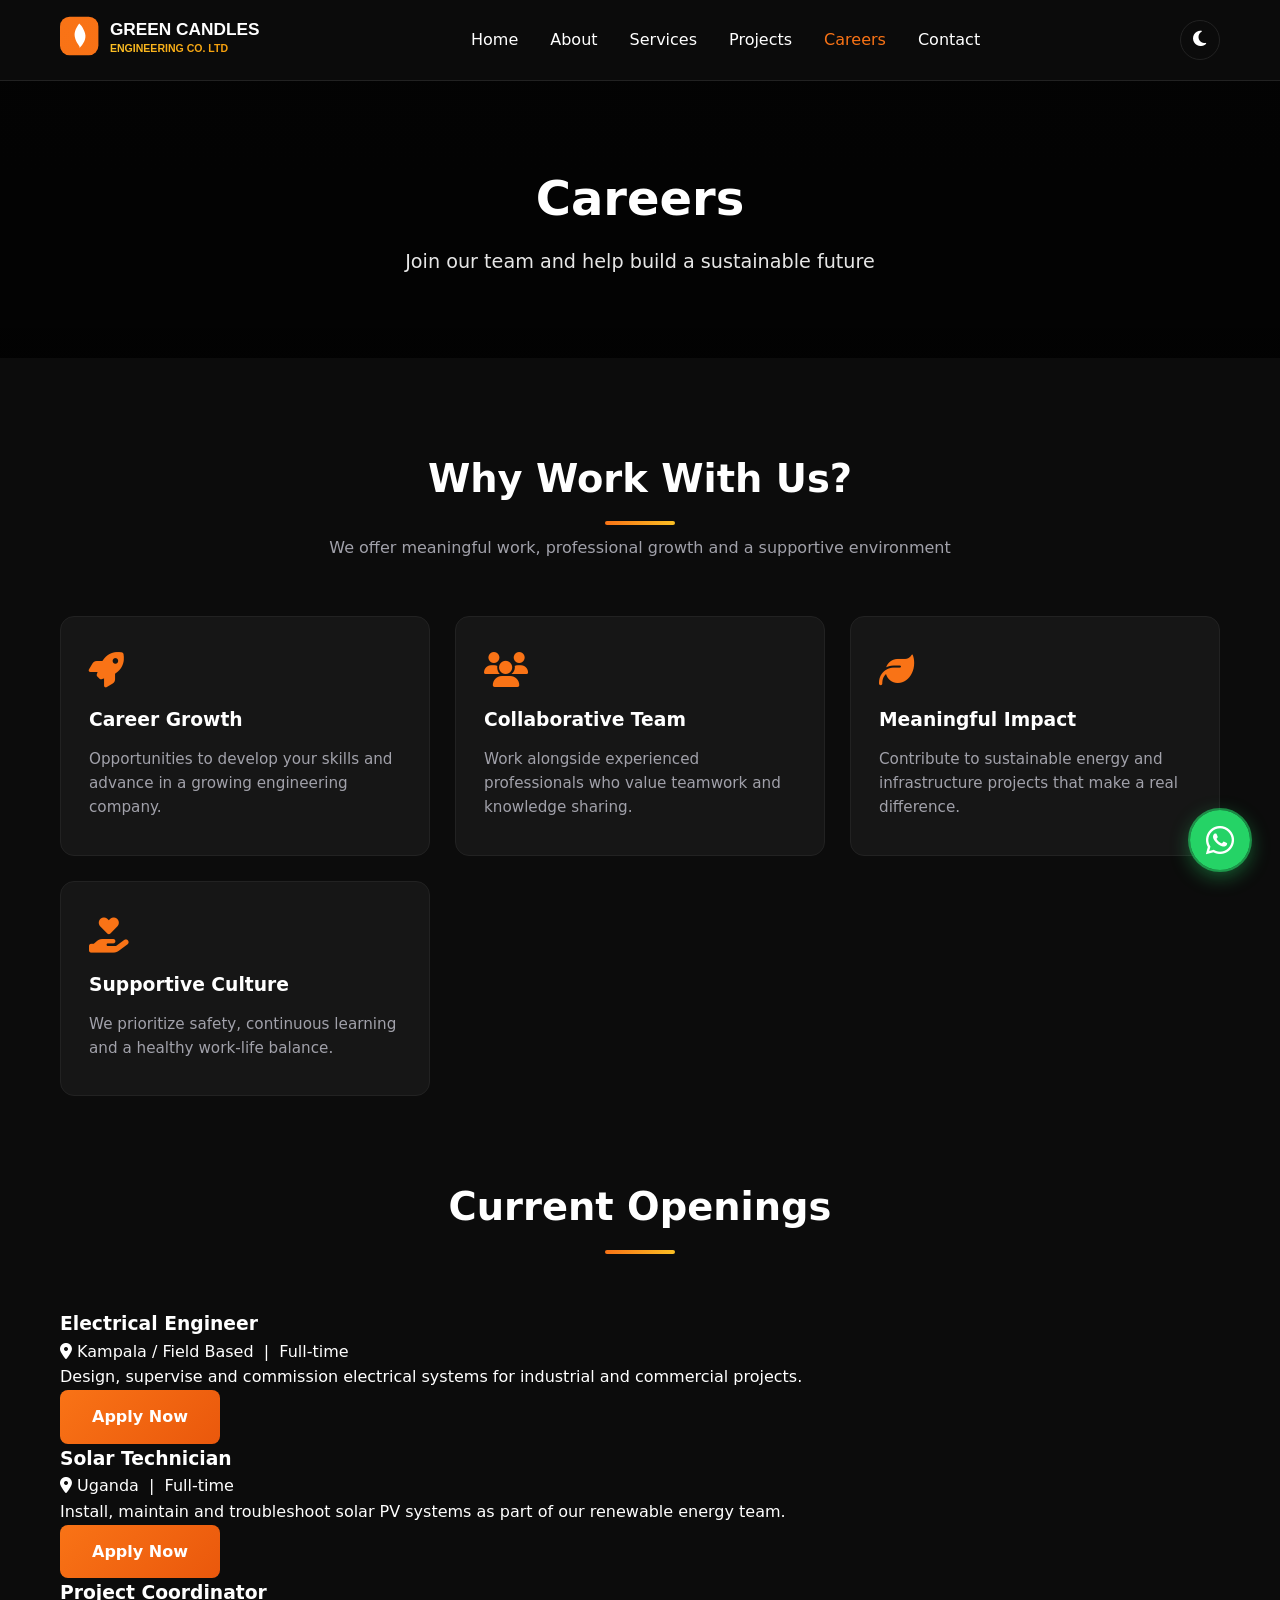
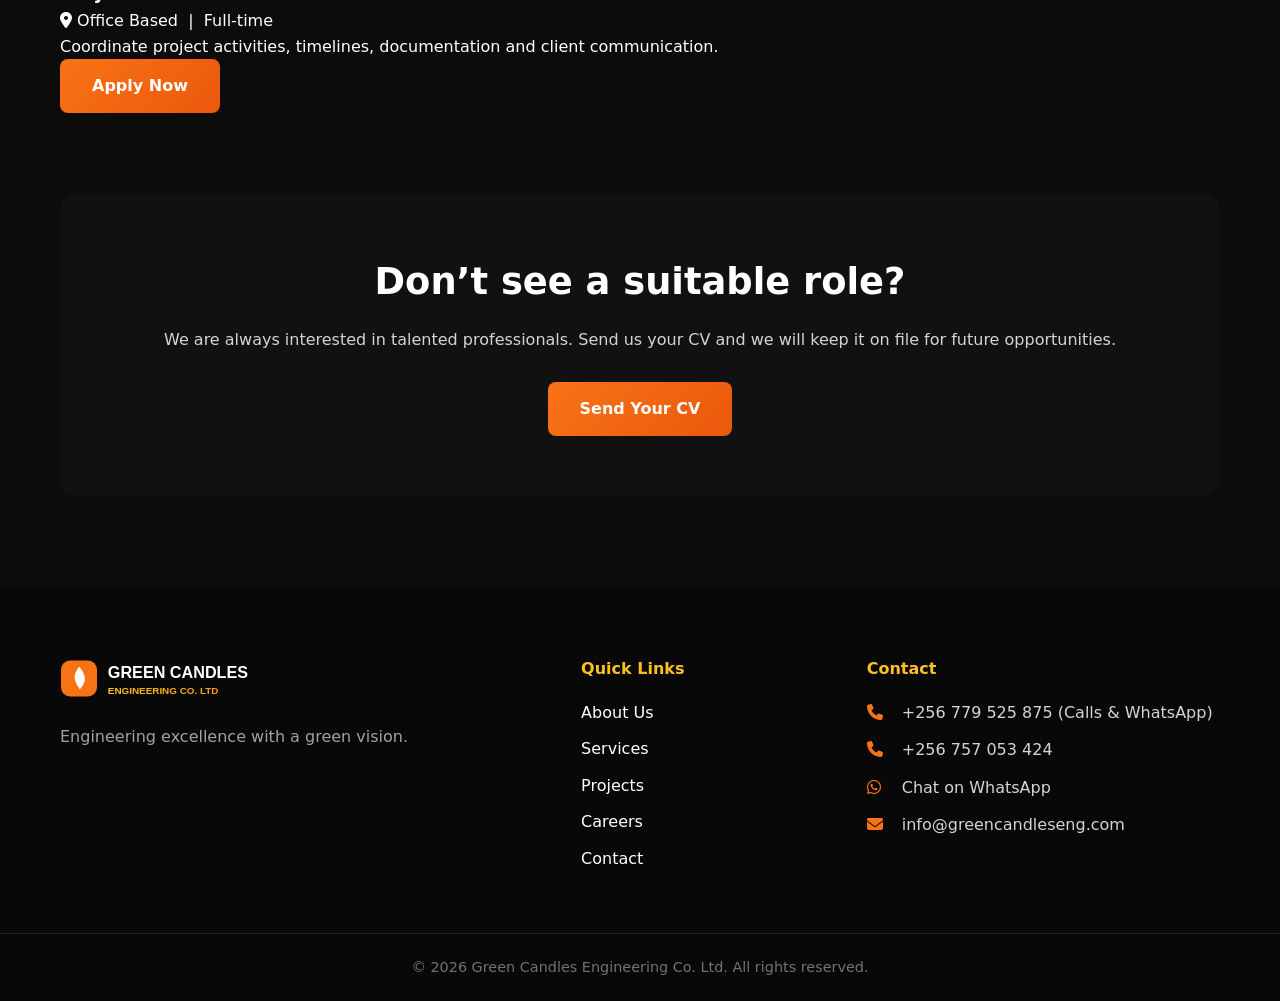
<file: careers.html>
<!DOCTYPE html>
<html lang="en">
<head>
  <meta charset="UTF-8">
  <meta name="viewport" content="width=device-width, initial-scale=1.0">
  <title>Careers - Green Candles Engineering</title>
  <link rel="stylesheet" href="styles.css">
  <link rel="stylesheet" href="https://cdnjs.cloudflare.com/ajax/libs/font-awesome/6.5.0/css/all.min.css">
</head>
<body>

  <!-- Navigation -->
  <header>
    <nav class="navbar">
      <a href="index.html" class="logo">
        <svg width="220" height="50" viewBox="0 0 220 50" fill="none" xmlns="http://www.w3.org/2000/svg">
          <rect x="0" y="5" width="40" height="40" rx="10" fill="url(#orangeGrad)"/>
          <path d="M20 12 C16 18 14 22 16 28 C18 34 22 36 20 38 C24 34 28 28 26 22 C24 16 22 14 20 12Z" fill="white"/>
          <text x="52" y="24" font-family="Arial, Helvetica, sans-serif" font-size="18" font-weight="700" fill="white">GREEN CANDLES</text>
          <text x="52" y="42" font-family="Arial, Helvetica, sans-serif" font-size="11" font-weight="600" fill="url(#goldGrad)">ENGINEERING CO. LTD</text>
          <defs>
            <linearGradient id="orangeGrad" x1="0" y1="0" x2="40" y2="40">
              <stop offset="0%" stop-color="#f97316"/>
              <stop offset="100%" stop-color="#ea580c"/>
            </linearGradient>
            <linearGradient id="goldGrad" x1="0" y1="0" x2="1" y2="0">
              <stop offset="0%" stop-color="#fbbf24"/>
              <stop offset="100%" stop-color="#f59e0b"/>
            </linearGradient>
          </defs>
        </svg>
      </a>

      <ul class="nav-links" id="navLinks">
        <li><a href="index.html">Home</a></li>
        <li><a href="about.html">About</a></li>
        <li><a href="services.html">Services</a></li>
        <li><a href="projects.html">Projects</a></li>
        <li><a href="careers.html" class="active">Careers</a></li>
        <li><a href="contact.html">Contact</a></li>
      </ul>

      <div class="nav-right">
        <button id="themeToggle" class="theme-btn">
          <i class="fas fa-moon"></i>
        </button>
        <div class="hamburger" id="hamburger">
          <span></span>
          <span></span>
          <span></span>
        </div>
      </div>
    </nav>
  </header>

  <!-- Page Header -->
  <section class="page-header">
    <div class="container">
      <h1>Careers</h1>
      <p>Join our team and help build a sustainable future</p>
    </div>
  </section>

  <!-- Careers Content -->
  <section class="careers-section">
    <div class="container">

      <!-- Why Work With Us -->
      <div class="section-header">
        <h2>Why Work With Us?</h2>
        <div class="underline"></div>
        <p>We offer meaningful work, professional growth and a supportive environment</p>
      </div>

      <div class="why-grid" style="margin-bottom: 80px;">
        <div class="why-card">
          <i class="fas fa-rocket"></i>
          <h3>Career Growth</h3>
          <p>Opportunities to develop your skills and advance in a growing engineering company.</p>
        </div>
        <div class="why-card">
          <i class="fas fa-users"></i>
          <h3>Collaborative Team</h3>
          <p>Work alongside experienced professionals who value teamwork and knowledge sharing.</p>
        </div>
        <div class="why-card">
          <i class="fas fa-leaf"></i>
          <h3>Meaningful Impact</h3>
          <p>Contribute to sustainable energy and infrastructure projects that make a real difference.</p>
        </div>
        <div class="why-card">
          <i class="fas fa-hand-holding-heart"></i>
          <h3>Supportive Culture</h3>
          <p>We prioritize safety, continuous learning and a healthy work-life balance.</p>
        </div>
      </div>

      <!-- Current Openings -->
      <div class="section-header">
        <h2>Current Openings</h2>
        <div class="underline"></div>
      </div>

      <div class="job-list">

        <!-- Job 1 -->
        <div class="job-card">
          <div class="job-info">
            <h3>Electrical Engineer</h3>
            <p><i class="fas fa-map-marker-alt"></i> Kampala / Field Based &nbsp;|&nbsp; Full-time</p>
            <p>Design, supervise and commission electrical systems for industrial and commercial projects.</p>
          </div>
          <a href="mailto:info@greencandleseng.com?subject=Application - Electrical Engineer" class="btn btn-primary">Apply Now</a>
        </div>

        <!-- Job 2 -->
        <div class="job-card">
          <div class="job-info">
            <h3>Solar Technician</h3>
            <p><i class="fas fa-map-marker-alt"></i> Uganda &nbsp;|&nbsp; Full-time</p>
            <p>Install, maintain and troubleshoot solar PV systems as part of our renewable energy team.</p>
          </div>
          <a href="mailto:info@greencandleseng.com?subject=Application - Solar Technician" class="btn btn-primary">Apply Now</a>
        </div>

        <!-- Job 3 -->
        <div class="job-card">
          <div class="job-info">
            <h3>Project Coordinator</h3>
            <p><i class="fas fa-map-marker-alt"></i> Office Based &nbsp;|&nbsp; Full-time</p>
            <p>Coordinate project activities, timelines, documentation and client communication.</p>
          </div>
          <a href="mailto:info@greencandleseng.com?subject=Application - Project Coordinator" class="btn btn-primary">Apply Now</a>
        </div>

      </div>

      <!-- Open Application -->
      <div class="cta" style="margin-top: 80px; background: var(--bg-secondary); padding: 60px 20px; border-radius: 16px;">
        <h2>Don’t see a suitable role?</h2>
        <p>We are always interested in talented professionals. Send us your CV and we will keep it on file for future opportunities.</p>
        <a href="mailto:info@greencandleseng.com?subject=General Application - Careers" class="btn btn-primary">Send Your CV</a>
      </div>

    </div>
  </section>

  <!-- Footer -->
  <footer>
    <div class="container footer-content">
      <div class="footer-brand">
        <svg width="200" height="45" viewBox="0 0 220 50" fill="none" xmlns="http://www.w3.org/2000/svg" class="footer-logo">
          <rect x="0" y="5" width="40" height="40" rx="10" fill="url(#orangeGrad2)"/>
          <path d="M20 12 C16 18 14 22 16 28 C18 34 22 36 20 38 C24 34 28 28 26 22 C24 16 22 14 20 12Z" fill="white"/>
          <text x="52" y="24" font-family="Arial, Helvetica, sans-serif" font-size="18" font-weight="700" fill="white">GREEN CANDLES</text>
          <text x="52" y="42" font-family="Arial, Helvetica, sans-serif" font-size="11" font-weight="600" fill="url(#goldGrad2)">ENGINEERING CO. LTD</text>
          <defs>
            <linearGradient id="orangeGrad2" x1="0" y1="0" x2="40" y2="40">
              <stop offset="0%" stop-color="#f97316"/>
              <stop offset="100%" stop-color="#ea580c"/>
            </linearGradient>
            <linearGradient id="goldGrad2" x1="0" y1="0" x2="1" y2="0">
              <stop offset="0%" stop-color="#fbbf24"/>
              <stop offset="100%" stop-color="#f59e0b"/>
            </linearGradient>
          </defs>
        </svg>
        <p>Engineering excellence with a green vision.</p>
      </div>

      <div class="footer-links">
        <h4>Quick Links</h4>
        <ul>
          <li><a href="about.html">About Us</a></li>
          <li><a href="services.html">Services</a></li>
          <li><a href="projects.html">Projects</a></li>
          <li><a href="careers.html">Careers</a></li>
          <li><a href="contact.html">Contact</a></li>
        </ul>
      </div>

      <div class="footer-contact">
        <h4>Contact</h4>
        <p><i class="fas fa-phone"></i> <a href="tel:+256779525875">+256 779 525 875</a> (Calls & WhatsApp)</p>
        <p><i class="fas fa-phone"></i> <a href="tel:+256757053424">+256 757 053 424</a></p>
        <p><i class="fab fa-whatsapp"></i> <a href="https://wa.me/256779525875" target="_blank">Chat on WhatsApp</a></p>
        <p><i class="fas fa-envelope"></i> info@greencandleseng.com</p>
      </div>
    </div>

    <div class="footer-bottom">
      <p>&copy; 2026 Green Candles Engineering Co. Ltd. All rights reserved.</p>
    </div>
  </footer>

  <!-- WhatsApp Float -->
  <a href="https://wa.me/256779525875" class="whatsapp-float" target="_blank" rel="noopener noreferrer">
    <i class="fab fa-whatsapp"></i>
  </a>

  <script src="script.js"></script>
</body>
</html>
</file>
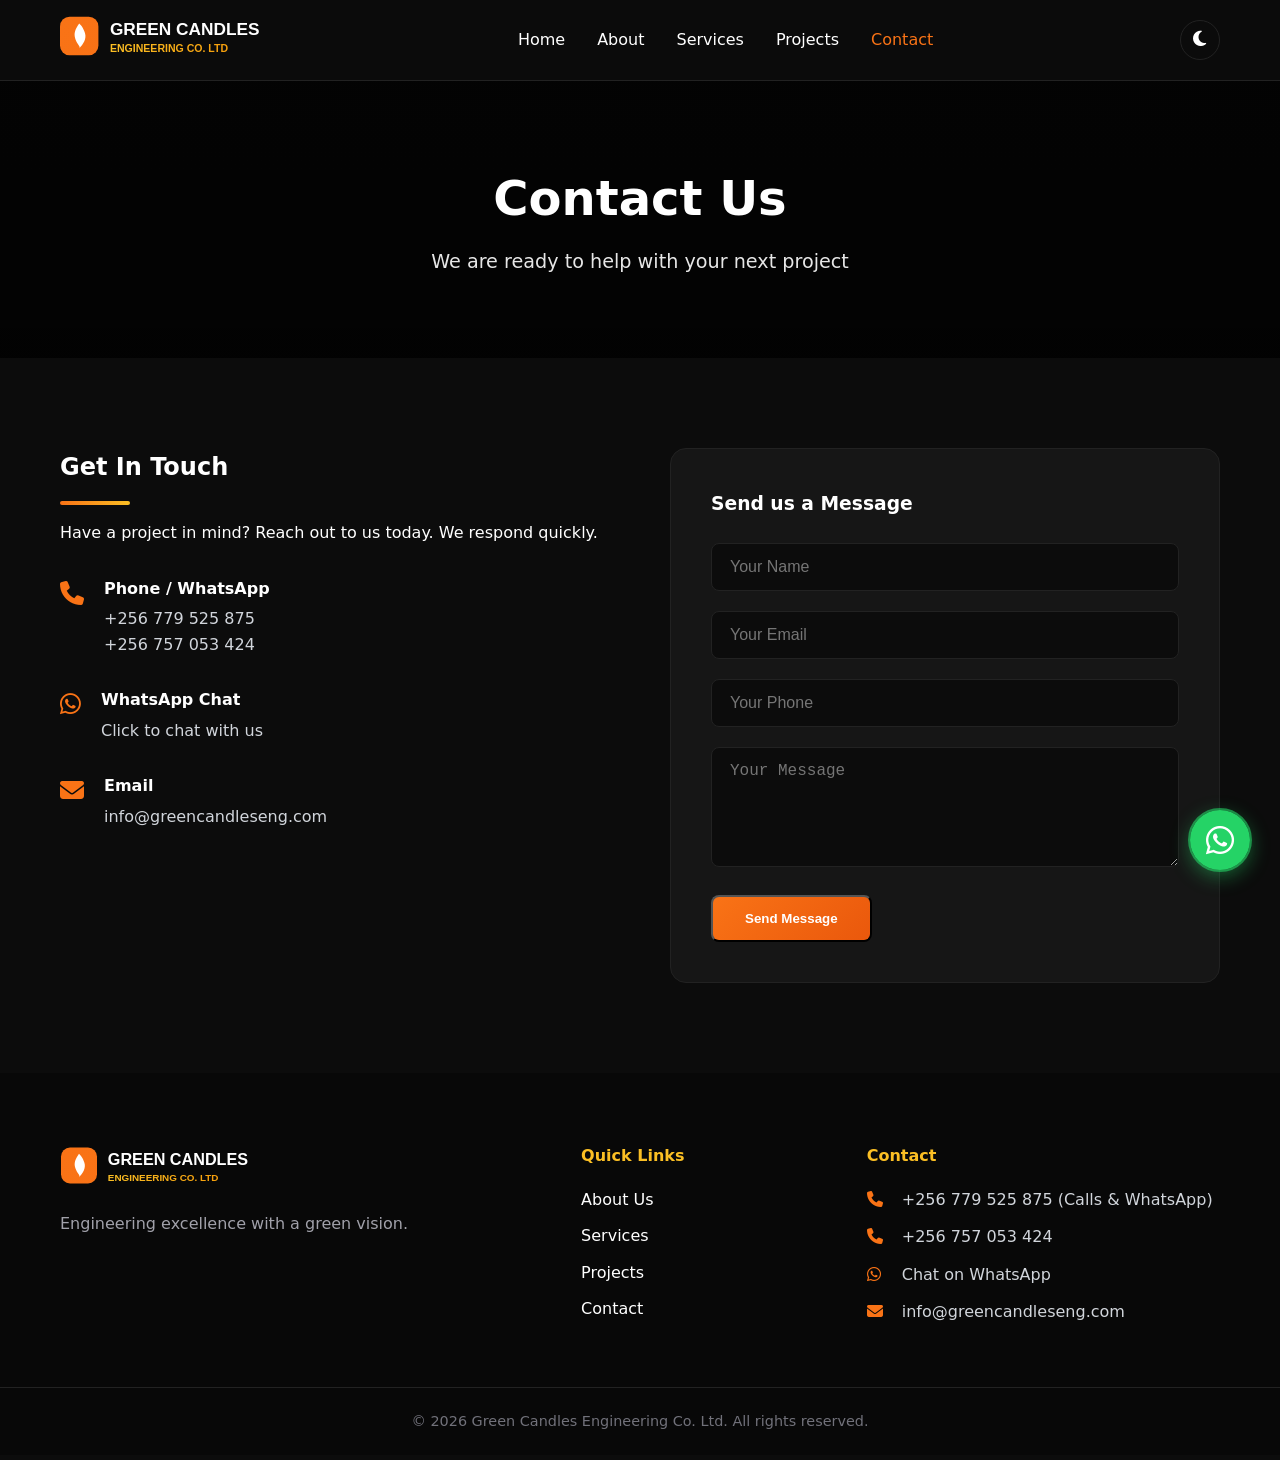
<file: contact.html>
<!DOCTYPE html>
<html lang="en">
<head>
  <meta charset="UTF-8">
  <meta name="viewport" content="width=device-width, initial-scale=1.0">
  <title>Contact Us - Green Candles Engineering</title>
  <link rel="stylesheet" href="styles.css">
  <link rel="stylesheet" href="https://cdnjs.cloudflare.com/ajax/libs/font-awesome/6.5.0/css/all.min.css">
</head>
<body>
  <header>
    <nav class="navbar">
      <a href="index.html" class="logo">
        <svg width="220" height="50" viewBox="0 0 220 50" fill="none" xmlns="http://www.w3.org/2000/svg">
          <rect x="0" y="5" width="40" height="40" rx="10" fill="url(#orangeGrad)"/><path d="M20 12 C16 18 14 22 16 28 C18 34 22 36 20 38 C24 34 28 28 26 22 C24 16 22 14 20 12Z" fill="white"/>
          <text x="52" y="24" font-family="Arial, Helvetica, sans-serif" font-size="18" font-weight="700" fill="white">GREEN CANDLES</text>
          <text x="52" y="42" font-family="Arial, Helvetica, sans-serif" font-size="11" font-weight="600" fill="url(#goldGrad)">ENGINEERING CO. LTD</text>
          <defs><linearGradient id="orangeGrad" x1="0" y1="0" x2="40" y2="40"><stop offset="0%" stop-color="#f97316"/><stop offset="100%" stop-color="#ea580c"/></linearGradient>
          <linearGradient id="goldGrad" x1="0" y1="0" x2="1" y2="0"><stop offset="0%" stop-color="#fbbf24"/><stop offset="100%" stop-color="#f59e0b"/></linearGradient></defs>
        </svg>
      </a>
      <ul class="nav-links" id="navLinks">
        <li><a href="index.html">Home</a></li>
        <li><a href="about.html">About</a></li>
        <li><a href="services.html">Services</a></li>
        <li><a href="projects.html">Projects</a></li>
        <li><a href="contact.html" class="active">Contact</a></li>
      </ul>
      <div class="nav-right">
        <button id="themeToggle" class="theme-btn"><i class="fas fa-moon"></i></button>
        <div class="hamburger" id="hamburger"><span></span><span></span><span></span></div>
      </div>
    </nav>
  </header>

  <section class="page-header">
    <div class="container"><h1>Contact Us</h1><p>We are ready to help with your next project</p></div>
  </section>

  <section class="contact-section">
    <div class="container">
      <div class="contact-grid">
        <div class="contact-info">
          <h2>Get In Touch</h2>
          <div class="underline left"></div>
          <p>Have a project in mind? Reach out to us today. We respond quickly.</p>
          <div class="contact-item"><i class="fas fa-phone"></i><div><h4>Phone / WhatsApp</h4><p><a href="tel:+256779525875">+256 779 525 875</a></p><p><a href="tel:+256757053424">+256 757 053 424</a></p></div></div>
          <div class="contact-item"><i class="fab fa-whatsapp"></i><div><h4>WhatsApp Chat</h4><p><a href="https://wa.me/256779525875" target="_blank">Click to chat with us</a></p></div></div>
          <div class="contact-item"><i class="fas fa-envelope"></i><div><h4>Email</h4><p>info@greencandleseng.com</p></div></div>
        </div>
        <div class="contact-form">
          <h3>Send us a Message</h3>
          <form>
            <div class="form-group"><input type="text" placeholder="Your Name" required></div>
            <div class="form-group"><input type="email" placeholder="Your Email" required></div>
            <div class="form-group"><input type="tel" placeholder="Your Phone"></div>
            <div class="form-group"><textarea rows="5" placeholder="Your Message" required></textarea></div>
            <button type="submit" class="btn btn-primary">Send Message</button>
          </form>
        </div>
      </div>
    </div>
  </section>

  <footer>
    <div class="container footer-content">
      <div class="footer-brand">
        <svg width="200" height="45" viewBox="0 0 220 50" fill="none" xmlns="http://www.w3.org/2000/svg" class="footer-logo">
          <rect x="0" y="5" width="40" height="40" rx="10" fill="url(#orangeGrad2)"/><path d="M20 12 C16 18 14 22 16 28 C18 34 22 36 20 38 C24 34 28 28 26 22 C24 16 22 14 20 12Z" fill="white"/>
          <text x="52" y="24" font-family="Arial, Helvetica, sans-serif" font-size="18" font-weight="700" fill="white">GREEN CANDLES</text>
          <text x="52" y="42" font-family="Arial, Helvetica, sans-serif" font-size="11" font-weight="600" fill="url(#goldGrad2)">ENGINEERING CO. LTD</text>
          <defs><linearGradient id="orangeGrad2" x1="0" y1="0" x2="40" y2="40"><stop offset="0%" stop-color="#f97316"/><stop offset="100%" stop-color="#ea580c"/></linearGradient>
          <linearGradient id="goldGrad2" x1="0" y1="0" x2="1" y2="0"><stop offset="0%" stop-color="#fbbf24"/><stop offset="100%" stop-color="#f59e0b"/></linearGradient></defs>
        </svg>
        <p>Engineering excellence with a green vision.</p>
      </div>
      <div class="footer-links"><h4>Quick Links</h4><ul><li><a href="about.html">About Us</a></li><li><a href="services.html">Services</a></li><li><a href="projects.html">Projects</a></li><li><a href="contact.html">Contact</a></li></ul></div>
      <div class="footer-contact">
        <h4>Contact</h4>
        <p><i class="fas fa-phone"></i> <a href="tel:+256779525875">+256 779 525 875</a> (Calls & WhatsApp)</p>
        <p><i class="fas fa-phone"></i> <a href="tel:+256757053424">+256 757 053 424</a></p>
        <p><i class="fab fa-whatsapp"></i> <a href="https://wa.me/256779525875" target="_blank">Chat on WhatsApp</a></p>
        <p><i class="fas fa-envelope"></i> info@greencandleseng.com</p>
      </div>
    </div>
    <div class="footer-bottom"><p>&copy; 2026 Green Candles Engineering Co. Ltd. All rights reserved.</p></div>
  </footer>

  <a href="https://wa.me/256779525875" class="whatsapp-float" target="_blank" rel="noopener noreferrer"><i class="fab fa-whatsapp"></i></a>
  <script src="script.js"></script>
</body>
</html>
</file>
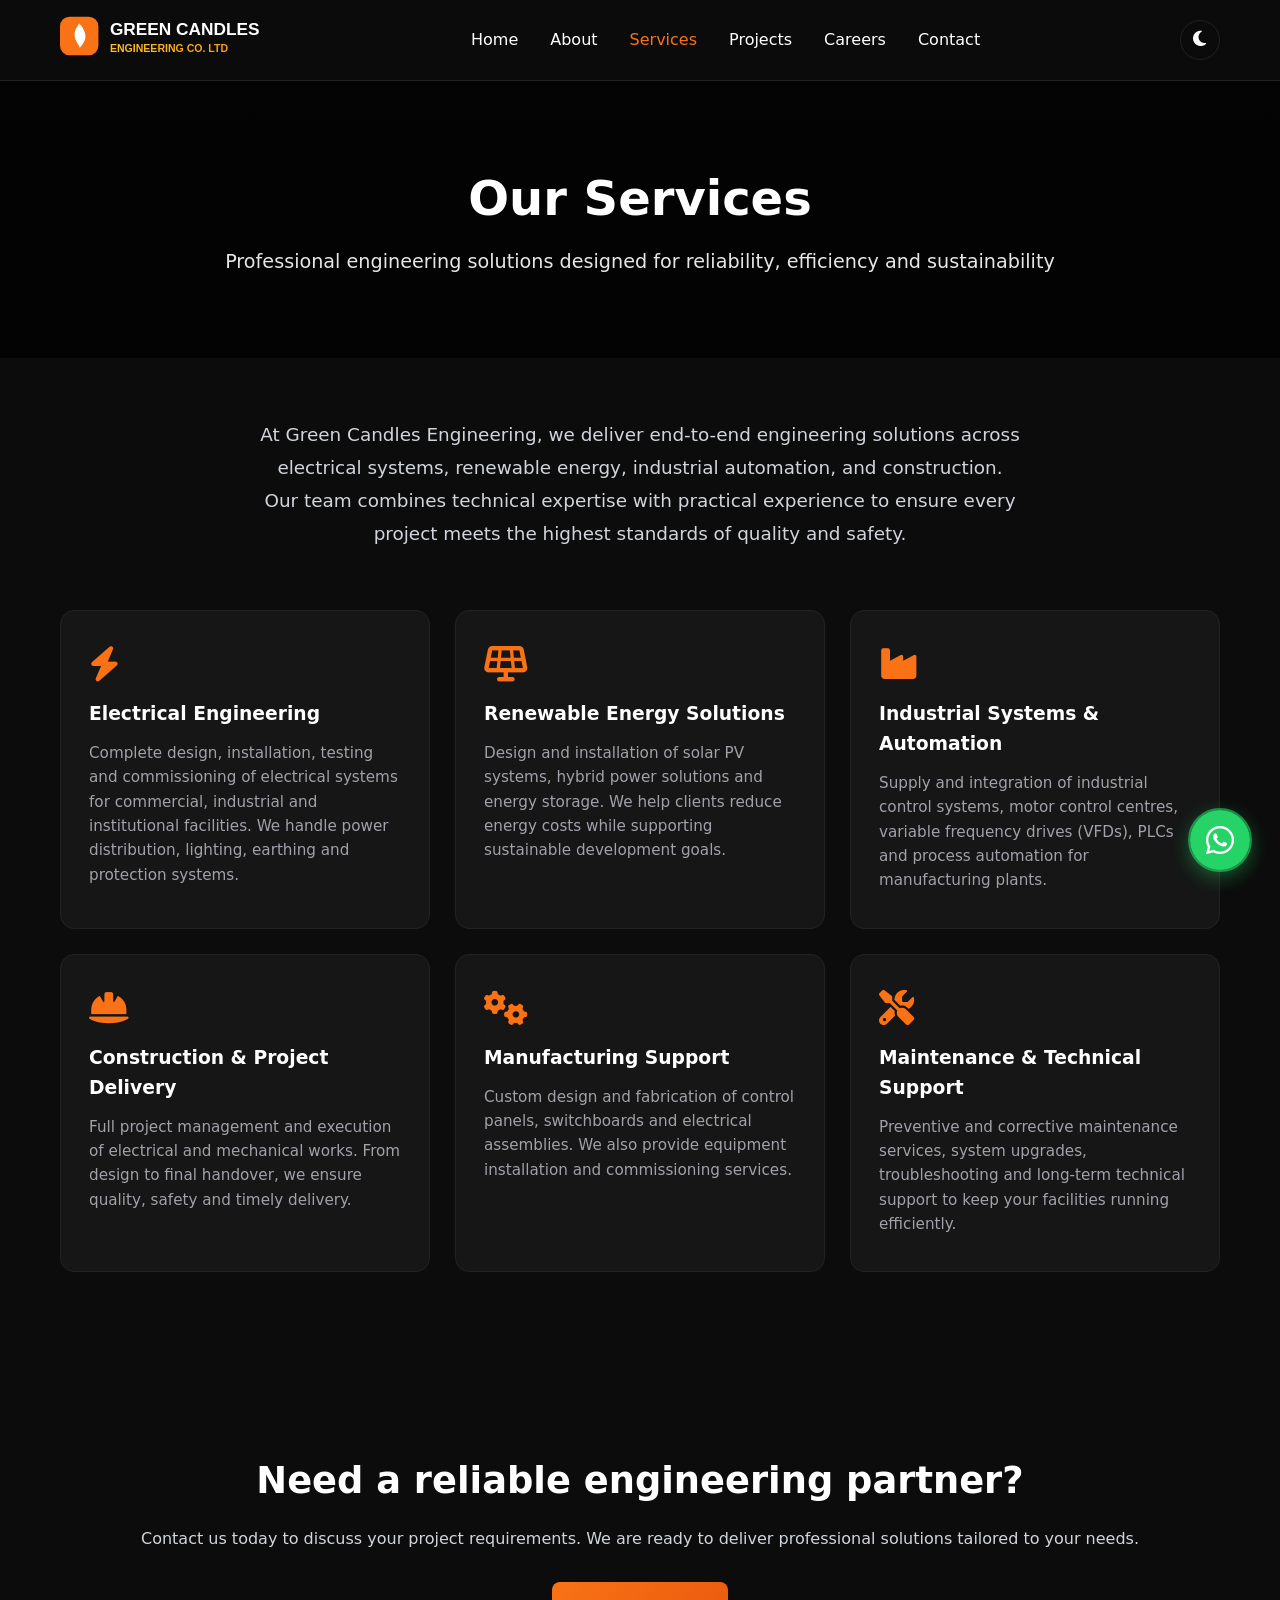
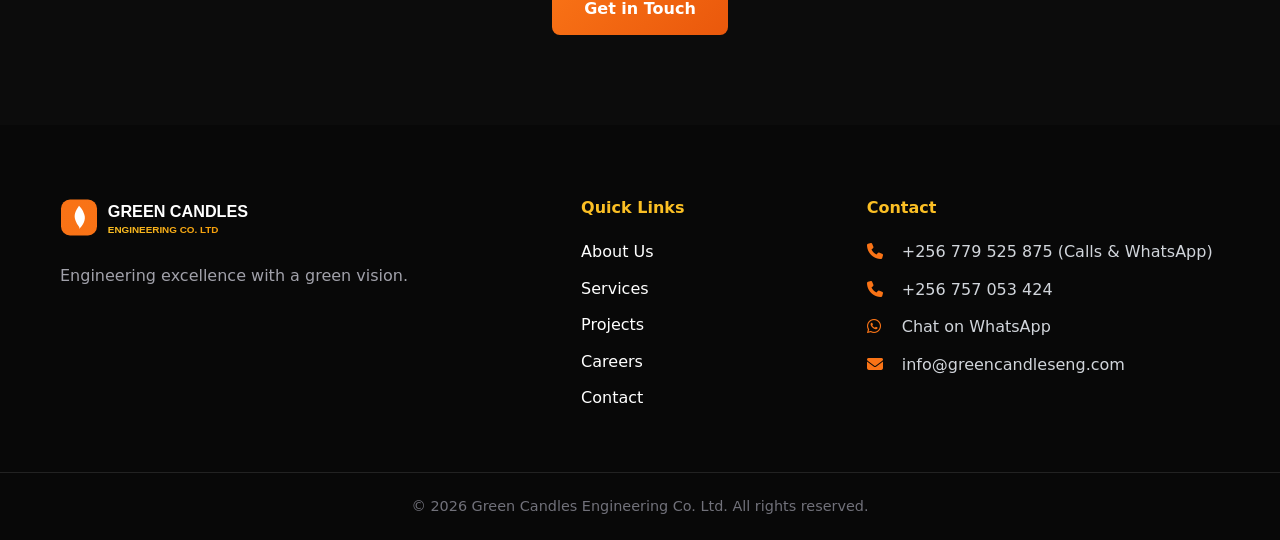
<file: services.html>
<!DOCTYPE html>
<html lang="en">
<head>
  <meta charset="UTF-8">
  <meta name="viewport" content="width=device-width, initial-scale=1.0">
  <title>Services - Green Candles Engineering</title>
  <link rel="stylesheet" href="styles.css">
  <link rel="stylesheet" href="https://cdnjs.cloudflare.com/ajax/libs/font-awesome/6.5.0/css/all.min.css">
</head>
<body>

  <!-- Navigation -->
  <header>
    <nav class="navbar">
      <a href="index.html" class="logo">
        <svg width="220" height="50" viewBox="0 0 220 50" fill="none" xmlns="http://www.w3.org/2000/svg">
          <rect x="0" y="5" width="40" height="40" rx="10" fill="url(#orangeGrad)"/>
          <path d="M20 12 C16 18 14 22 16 28 C18 34 22 36 20 38 C24 34 28 28 26 22 C24 16 22 14 20 12Z" fill="white"/>
          <text x="52" y="24" font-family="Arial, Helvetica, sans-serif" font-size="18" font-weight="700" fill="white">GREEN CANDLES</text>
          <text x="52" y="42" font-family="Arial, Helvetica, sans-serif" font-size="11" font-weight="600" fill="url(#goldGrad)">ENGINEERING CO. LTD</text>
          <defs>
            <linearGradient id="orangeGrad" x1="0" y1="0" x2="40" y2="40">
              <stop offset="0%" stop-color="#f97316"/>
              <stop offset="100%" stop-color="#ea580c"/>
            </linearGradient>
            <linearGradient id="goldGrad" x1="0" y1="0" x2="1" y2="0">
              <stop offset="0%" stop-color="#fbbf24"/>
              <stop offset="100%" stop-color="#f59e0b"/>
            </linearGradient>
          </defs>
        </svg>
      </a>

      <ul class="nav-links" id="navLinks">
        <li><a href="index.html">Home</a></li>
        <li><a href="about.html">About</a></li>
        <li><a href="services.html" class="active">Services</a></li>
        <li><a href="projects.html">Projects</a></li>
        <li><a href="careers.html">Careers</a></li>
        <li><a href="contact.html">Contact</a></li>
      </ul>

      <div class="nav-right">
        <button id="themeToggle" class="theme-btn">
          <i class="fas fa-moon"></i>
        </button>
        <div class="hamburger" id="hamburger">
          <span></span>
          <span></span>
          <span></span>
        </div>
      </div>
    </nav>
  </header>

  <!-- Page Header -->
  <section class="page-header">
    <div class="container">
      <h1>Our Services</h1>
      <p>Professional engineering solutions designed for reliability, efficiency and sustainability</p>
    </div>
  </section>

  <!-- Intro Text -->
  <section style="padding: 60px 0 20px;">
    <div class="container" style="text-align: center; max-width: 800px;">
      <p style="font-size: 1.15rem; color: var(--text-muted); line-height: 1.8;">
        At Green Candles Engineering, we deliver end-to-end engineering solutions across electrical systems, renewable energy, industrial automation, and construction. Our team combines technical expertise with practical experience to ensure every project meets the highest standards of quality and safety.
      </p>
    </div>
  </section>

  <!-- Services Grid -->
  <section class="services-page" style="padding-top: 40px;">
    <div class="container">
      <div class="why-grid">

        <!-- Service 1 -->
        <div class="why-card">
          <i class="fas fa-bolt"></i>
          <h3>Electrical Engineering</h3>
          <p>Complete design, installation, testing and commissioning of electrical systems for commercial, industrial and institutional facilities. We handle power distribution, lighting, earthing and protection systems.</p>
        </div>

        <!-- Service 2 -->
        <div class="why-card">
          <i class="fas fa-solar-panel"></i>
          <h3>Renewable Energy Solutions</h3>
          <p>Design and installation of solar PV systems, hybrid power solutions and energy storage. We help clients reduce energy costs while supporting sustainable development goals.</p>
        </div>

        <!-- Service 3 -->
        <div class="why-card">
          <i class="fas fa-industry"></i>
          <h3>Industrial Systems & Automation</h3>
          <p>Supply and integration of industrial control systems, motor control centres, variable frequency drives (VFDs), PLCs and process automation for manufacturing plants.</p>
        </div>

        <!-- Service 4 -->
        <div class="why-card">
          <i class="fas fa-hard-hat"></i>
          <h3>Construction & Project Delivery</h3>
          <p>Full project management and execution of electrical and mechanical works. From design to final handover, we ensure quality, safety and timely delivery.</p>
        </div>

        <!-- Service 5 -->
        <div class="why-card">
          <i class="fas fa-cogs"></i>
          <h3>Manufacturing Support</h3>
          <p>Custom design and fabrication of control panels, switchboards and electrical assemblies. We also provide equipment installation and commissioning services.</p>
        </div>

        <!-- Service 6 -->
        <div class="why-card">
          <i class="fas fa-tools"></i>
          <h3>Maintenance & Technical Support</h3>
          <p>Preventive and corrective maintenance services, system upgrades, troubleshooting and long-term technical support to keep your facilities running efficiently.</p>
        </div>

      </div>
    </div>
  </section>

  <!-- Call to Action -->
  <section class="cta">
    <div class="container">
      <h2>Need a reliable engineering partner?</h2>
      <p>Contact us today to discuss your project requirements. We are ready to deliver professional solutions tailored to your needs.</p>
      <a href="contact.html" class="btn btn-primary">Get in Touch</a>
    </div>
  </section>

  <!-- Footer -->
  <footer>
    <div class="container footer-content">
      <div class="footer-brand">
        <svg width="200" height="45" viewBox="0 0 220 50" fill="none" xmlns="http://www.w3.org/2000/svg" class="footer-logo">
          <rect x="0" y="5" width="40" height="40" rx="10" fill="url(#orangeGrad2)"/>
          <path d="M20 12 C16 18 14 22 16 28 C18 34 22 36 20 38 C24 34 28 28 26 22 C24 16 22 14 20 12Z" fill="white"/>
          <text x="52" y="24" font-family="Arial, Helvetica, sans-serif" font-size="18" font-weight="700" fill="white">GREEN CANDLES</text>
          <text x="52" y="42" font-family="Arial, Helvetica, sans-serif" font-size="11" font-weight="600" fill="url(#goldGrad2)">ENGINEERING CO. LTD</text>
          <defs>
            <linearGradient id="orangeGrad2" x1="0" y1="0" x2="40" y2="40">
              <stop offset="0%" stop-color="#f97316"/>
              <stop offset="100%" stop-color="#ea580c"/>
            </linearGradient>
            <linearGradient id="goldGrad2" x1="0" y1="0" x2="1" y2="0">
              <stop offset="0%" stop-color="#fbbf24"/>
              <stop offset="100%" stop-color="#f59e0b"/>
            </linearGradient>
          </defs>
        </svg>
        <p>Engineering excellence with a green vision.</p>
      </div>

      <div class="footer-links">
        <h4>Quick Links</h4>
        <ul>
          <li><a href="about.html">About Us</a></li>
          <li><a href="services.html">Services</a></li>
          <li><a href="projects.html">Projects</a></li>
          <li><a href="careers.html">Careers</a></li>
          <li><a href="contact.html">Contact</a></li>
        </ul>
      </div>

      <div class="footer-contact">
        <h4>Contact</h4>
        <p><i class="fas fa-phone"></i> <a href="tel:+256779525875">+256 779 525 875</a> (Calls & WhatsApp)</p>
        <p><i class="fas fa-phone"></i> <a href="tel:+256757053424">+256 757 053 424</a></p>
        <p><i class="fab fa-whatsapp"></i> <a href="https://wa.me/256779525875" target="_blank">Chat on WhatsApp</a></p>
        <p><i class="fas fa-envelope"></i> info@greencandleseng.com</p>
      </div>
    </div>

    <div class="footer-bottom">
      <p>&copy; 2026 Green Candles Engineering Co. Ltd. All rights reserved.</p>
    </div>
  </footer>

  <!-- WhatsApp Float -->
  <a href="https://wa.me/256779525875" class="whatsapp-float" target="_blank" rel="noopener noreferrer">
    <i class="fab fa-whatsapp"></i>
  </a>

  <script src="script.js"></script>
</body>
</html>
</file>
<file: styles.css>
:root {
  --bg: #0c0c0c;
  --bg-secondary: #111;
  --card-bg: #161616;
  --text: #ffffff;
  --text-muted: #d1d5db;
  --text-light: #a1a1aa;
  --border: #222;
  --orange: #f97316;
  --gold: #fbbf24;
}
body.light {
  --bg: #f8fafc;
  --bg-secondary: #f1f5f9;
  --card-bg: #ffffff;
  --text: #0f172a;
  --text-muted: #334155;
  --text-light: #64748b;
  --border: #e2e8f0;
}

* { margin: 0; padding: 0; box-sizing: border-box; }
body { font-family: 'Segoe UI', system-ui, sans-serif; background: var(--bg); color: var(--text); line-height: 1.6; transition: 0.3s; }
.container { max-width: 1200px; margin: 0 auto; padding: 0 20px; }
a { text-decoration: none; color: inherit; }
img { max-width: 100%; display: block; }

/* Navbar */
header { background: rgba(12,12,12,0.95); backdrop-filter: blur(12px); position: fixed; width: 100%; top: 0; z-index: 1000; border-bottom: 1px solid var(--border); }
body.light header { background: rgba(248,250,252,0.95); }
.navbar { display: flex; justify-content: space-between; align-items: center; max-width: 1200px; margin: 0 auto; padding: 12px 20px; }
.logo svg { height: 48px; width: auto; }
.nav-links { display: flex; list-style: none; gap: 32px; }
.nav-links a { font-weight: 500; transition: 0.3s; }
.nav-links a:hover, .nav-links a.active { color: var(--orange); }
.nav-right { display: flex; align-items: center; gap: 18px; }
.theme-btn { background: transparent; border: 1px solid var(--border); color: var(--text); width: 40px; height: 40px; border-radius: 50%; cursor: pointer; font-size: 1.1rem; }
.theme-btn:hover { border-color: var(--orange); color: var(--orange); }
.hamburger { display: none; flex-direction: column; gap: 5px; cursor: pointer; }
.hamburger span { width: 26px; height: 3px; background: var(--text); }

/* Hero Slider */
.hero-slider { height: 100vh; min-height: 650px; position: relative; overflow: hidden; }
.slides { height: 100%; position: relative; }
.slide { position: absolute; inset: 0; background-size: cover; background-position: center; display: flex; align-items: center; justify-content: center; text-align: center; opacity: 0; transition: opacity 1s ease; }
.slide::before { content: ''; position: absolute; inset: 0; background: rgba(0,0,0,0.65); }
.slide.active { opacity: 1; z-index: 1; }
.slide-content { position: relative; z-index: 2; max-width: 900px; padding: 0 20px; color: white; }
.slide-content h1 { font-size: 3.3rem; font-weight: 700; line-height: 1.2; margin-bottom: 20px; }
.slide-content p { font-size: 1.25rem; margin-bottom: 35px; }
.hero-buttons { display: flex; gap: 18px; justify-content: center; flex-wrap: wrap; }
.slider-btn { position: absolute; top: 50%; transform: translateY(-50%); z-index: 10; background: rgba(0,0,0,0.4); border: none; color: white; width: 50px; height: 50px; border-radius: 50%; font-size: 1.2rem; cursor: pointer; }
.slider-btn:hover { background: var(--orange); }
.slider-btn.prev { left: 25px; }
.slider-btn.next { right: 25px; }
.slider-dots { position: absolute; bottom: 30px; left: 50%; transform: translateX(-50%); display: flex; gap: 10px; z-index: 10; }
.dot { width: 12px; height: 12px; border-radius: 50%; background: rgba(255,255,255,0.4); cursor: pointer; }
.dot.active { background: var(--orange); }

/* Buttons */
.btn { display: inline-block; padding: 14px 32px; border-radius: 8px; font-weight: 600; transition: 0.3s; }
.btn-primary { background: linear-gradient(135deg, #f97316, #ea580c); color: white; }
.btn-primary:hover { transform: translateY(-3px); box-shadow: 0 12px 25px rgba(249,115,22,0.4); }
.btn-outline { border: 2px solid #f97316; color: #f97316; }
.btn-outline:hover { background: #f97316; color: white; }

/* Sections */
section { padding: 90px 0; }
.section-header { text-align: center; margin-bottom: 55px; }
.section-header h2 { font-size: 2.4rem; margin-bottom: 12px; }
.section-header p { color: var(--text-light); margin-top: 10px; }
.underline { width: 70px; height: 4px; background: linear-gradient(to right, #f97316, #fbbf24); margin: 0 auto; border-radius: 2px; }
.underline.left { margin: 15px 0; }

/* Story */
.story-grid { display: grid; grid-template-columns: 1fr 1fr; gap: 60px; align-items: center; }
.story-text h2 { font-size: 2.2rem; }
.story-text h3 { color: var(--gold); margin: 15px 0 20px; font-size: 1.4rem; }
.story-text p { color: var(--text-muted); margin-bottom: 30px; }
.story-image img { border-radius: 16px; }

/* Why Us & Cards */
.why-us { background: var(--bg-secondary); }
.why-grid { display: grid; grid-template-columns: repeat(auto-fit, minmax(280px, 1fr)); gap: 25px; }
.why-card { background: var(--card-bg); padding: 35px 28px; border-radius: 14px; border: 1px solid var(--border); transition: 0.3s; }
.why-card:hover { border-color: var(--orange); transform: translateY(-6px); }
.why-card i { font-size: 2.2rem; color: var(--orange); margin-bottom: 18px; }
.why-card h3 { margin-bottom: 12px; }
.why-card p { color: var(--text-light); font-size: 0.95rem; }

/* Counters */
.counters { background: linear-gradient(135deg, #1a1a1a, #0c0c0c); border-top: 1px solid var(--border); border-bottom: 1px solid var(--border); }
body.light .counters { background: #e2e8f0; }
.counter-grid { display: grid; grid-template-columns: repeat(4, 1fr); gap: 30px; text-align: center; }
.counter-item h3 { font-size: 3rem; color: var(--orange); margin-bottom: 8px; }
.counter-item p { color: var(--text-muted); font-weight: 500; }

/* Partners */
.partners-grid { display: grid; grid-template-columns: repeat(auto-fit, minmax(160px, 1fr)); gap: 25px; }
.partner-logo { background: var(--card-bg); border: 1px solid var(--border); border-radius: 12px; height: 100px; display: flex; align-items: center; justify-content: center; font-weight: 600; color: var(--text-light); transition: 0.3s; }
.partner-logo:hover { border-color: var(--orange); color: var(--orange); }

/* Projects */
.projects-grid { display: grid; grid-template-columns: repeat(auto-fit, minmax(320px, 1fr)); gap: 30px; }
.project-card { position: relative; border-radius: 14px; overflow: hidden; height: 280px; }
.project-card img { width: 100%; height: 100%; object-fit: cover; transition: 0.5s; }
.project-card:hover img { transform: scale(1.08); }
.project-info { position: absolute; bottom: 0; left: 0; right: 0; padding: 25px; background: linear-gradient(transparent, rgba(0,0,0,0.9)); color: white; }
.project-info span { color: #f97316; font-size: 0.85rem; font-weight: 600; }
.project-info h3 { margin-top: 6px; font-size: 1.25rem; }

/* Testimonials */
.testimonials { background: var(--bg-secondary); }
.testimonial-grid { display: grid; grid-template-columns: repeat(auto-fit, minmax(300px, 1fr)); gap: 25px; }
.testimonial-card { background: var(--card-bg); padding: 35px 30px; border-radius: 14px; border: 1px solid var(--border); }
.testimonial-card p { color: var(--text-muted); font-style: italic; margin-bottom: 20px; }
.testimonial-card h4 { color: var(--gold); font-size: 0.95rem; }

/* CTA */
.cta { text-align: center; }
.cta h2 { font-size: 2.3rem; margin-bottom: 15px; }
.cta p { color: var(--text-muted); margin-bottom: 30px; }

/* Page Header */
.page-header { padding: 160px 0 80px; text-align: center; background: linear-gradient(rgba(0,0,0,0.7), rgba(0,0,0,0.8)), url('https://images.unsplash.com/photo-1509391366360-2e959784a276?w=1600') center/cover; color: white; }
.page-header h1 { font-size: 3rem; margin-bottom: 10px; }
.page-header p { font-size: 1.2rem; opacity: 0.9; }

/* About */
.about-content { padding: 90px 0; }
.about-grid { display: grid; grid-template-columns: 1fr 1fr; gap: 60px; align-items: center; }
.about-grid p { color: var(--text-muted); margin-bottom: 20px; }

/* Contact */
.contact-section { padding: 90px 0; }
.contact-grid { display: grid; grid-template-columns: 1fr 1fr; gap: 60px; }
.contact-item { display: flex; gap: 20px; margin-top: 30px; }
.contact-item i { font-size: 1.5rem; color: var(--orange); margin-top: 5px; }
.contact-item h4 { margin-bottom: 5px; }
.contact-item p { color: var(--text-muted); }
.contact-form { background: var(--card-bg); padding: 40px; border-radius: 16px; border: 1px solid var(--border); }
.contact-form h3 { margin-bottom: 25px; }
.form-group { margin-bottom: 20px; }
.form-group input, .form-group textarea { width: 100%; padding: 14px 18px; border: 1px solid var(--border); border-radius: 8px; background: var(--bg); color: var(--text); font-size: 1rem; }
.form-group input:focus, .form-group textarea:focus { outline: none; border-color: var(--orange); }

/* Footer */
footer { background: #080808; padding-top: 70px; }
body.light footer { background: #0f172a; color: white; }
.footer-content { display: grid; grid-template-columns: 2fr 1fr 1.5fr; gap: 50px; margin-bottom: 50px; }
.footer-logo { height: 45px; width: auto; margin-bottom: 15px; }
.footer-brand p { color: #a1a1aa; }
.footer-links h4, .footer-contact h4 { color: #fbbf24; margin-bottom: 18px; }
.footer-links ul { list-style: none; }
.footer-links li { margin-bottom: 11px; }
.footer-links a:hover { color: #f97316; }
.footer-contact p { margin-bottom: 12px; color: #d1d5db; }
.footer-contact i { color: #f97316; width: 22px; margin-right: 8px; }
.footer-contact a:hover { color: #f97316; }
.footer-bottom { border-top: 1px solid #222; padding: 22px 0; text-align: center; color: #71717a; font-size: 0.9rem; }

/* WhatsApp Float */
.whatsapp-float { position: fixed; bottom: 30px; right: 30px; width: 60px; height: 60px; background: #25d366; color: white; border-radius: 50%; display: flex; align-items: center; justify-content: center; font-size: 32px; box-shadow: 0 6px 20px rgba(37,211,102,0.45); z-index: 9999; transition: 0.3s; }
.whatsapp-float:hover { background: #128c7e; transform: scale(1.1); }
.whatsapp-float::after { content: ''; position: absolute; width: 100%; height: 100%; border-radius: 50%; border: 2px solid #25d366; animation: pulse 2s infinite; opacity: 0.6; }
@keyframes pulse { 0% { transform: scale(1); opacity: 0.6; } 70% { transform: scale(1.4); opacity: 0; } 100% { transform: scale(1.4); opacity: 0; } }

.text-center { text-align: center; }

/* Responsive */
@media (max-width: 900px) {
  .nav-links { position: fixed; top: 75px; right: -100%; background: var(--bg); width: 280px; height: 100vh; flex-direction: column; padding: 40px 30px; gap: 25px; transition: 0.4s; border-left: 1px solid var(--border); }
  .nav-links.active { right: 0; }
  .hamburger { display: flex; }
  .slide-content h1 { font-size: 2.3rem; }
  .story-grid, .about-grid, .contact-grid { grid-template-columns: 1fr; }
  .counter-grid { grid-template-columns: repeat(2, 1fr); gap: 40px; }
  .footer-content { grid-template-columns: 1fr; gap: 40px; }
}
@media (max-width: 600px) {
  .slide-content h1 { font-size: 1.9rem; }
  section { padding: 70px 0; }
  .whatsapp-float { bottom: 20px; right: 20px; width: 55px; height: 55px; font-size: 28px; }
}
</file>
